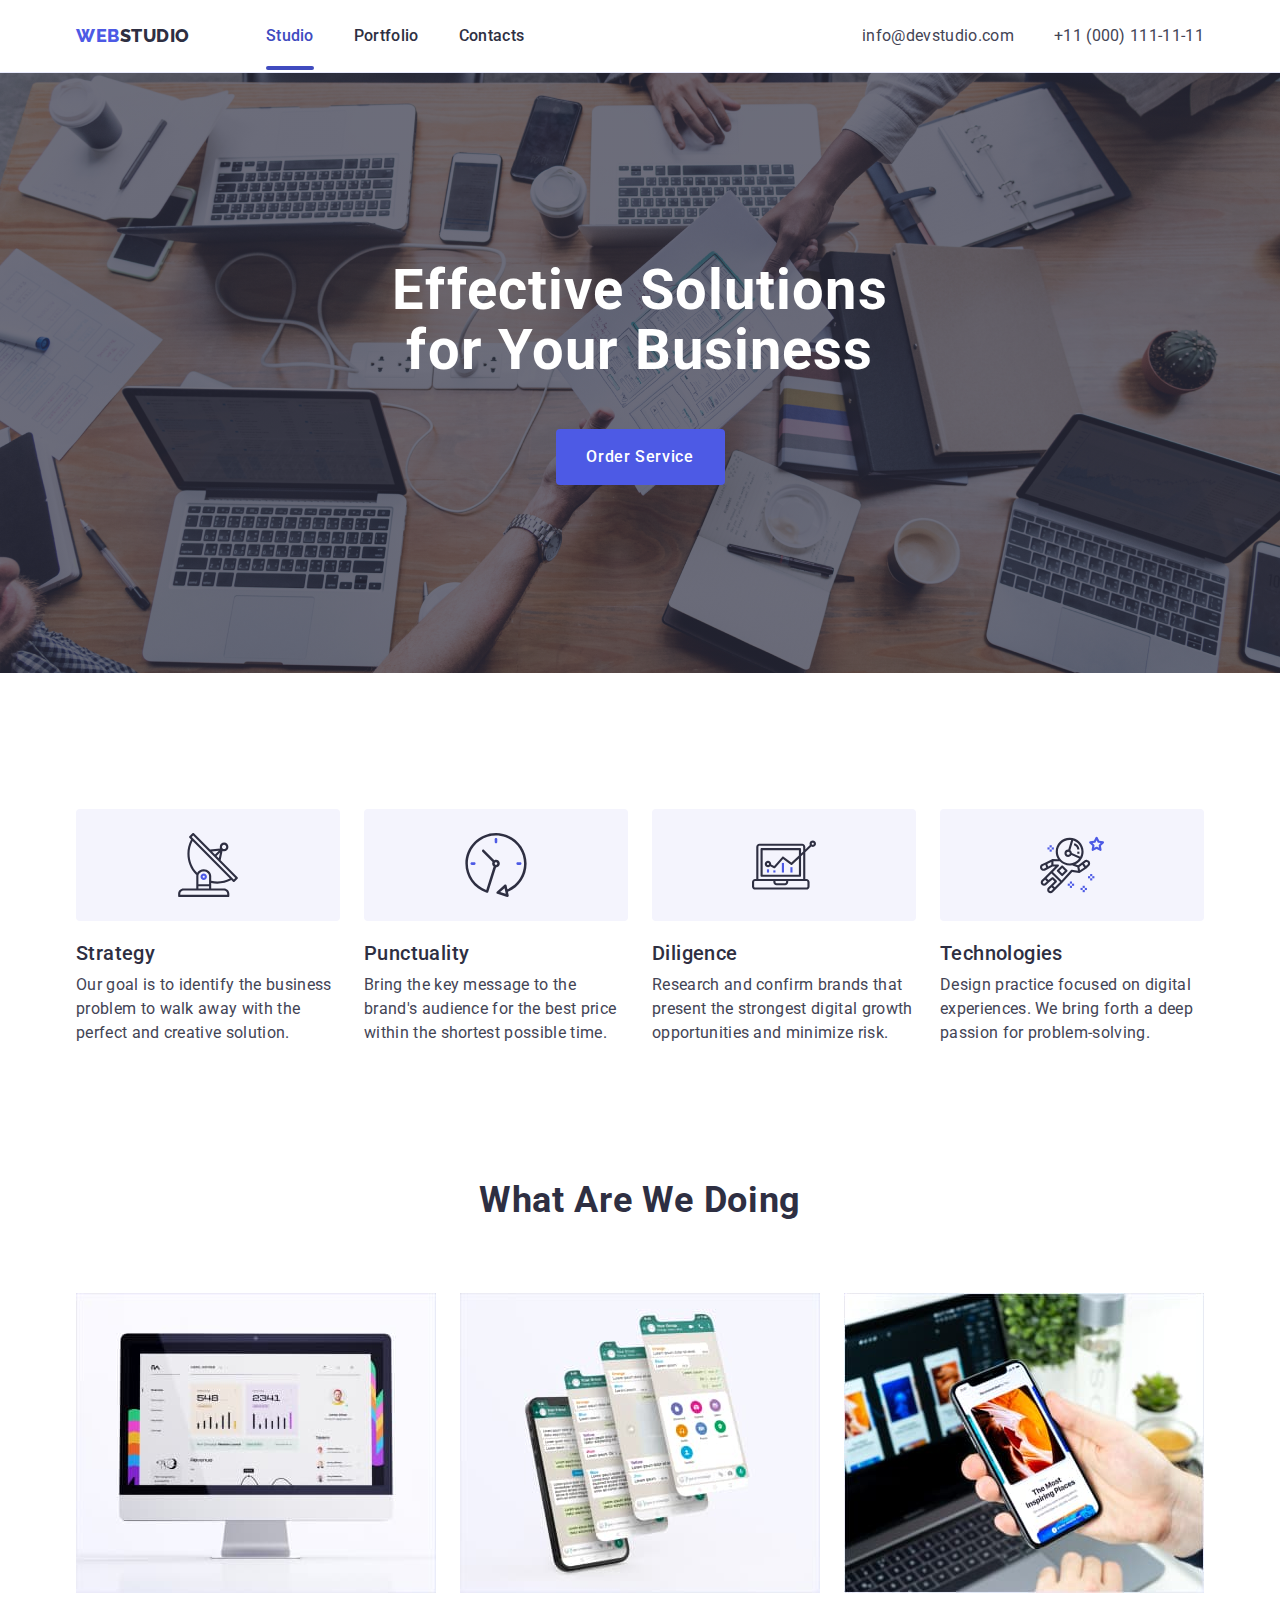
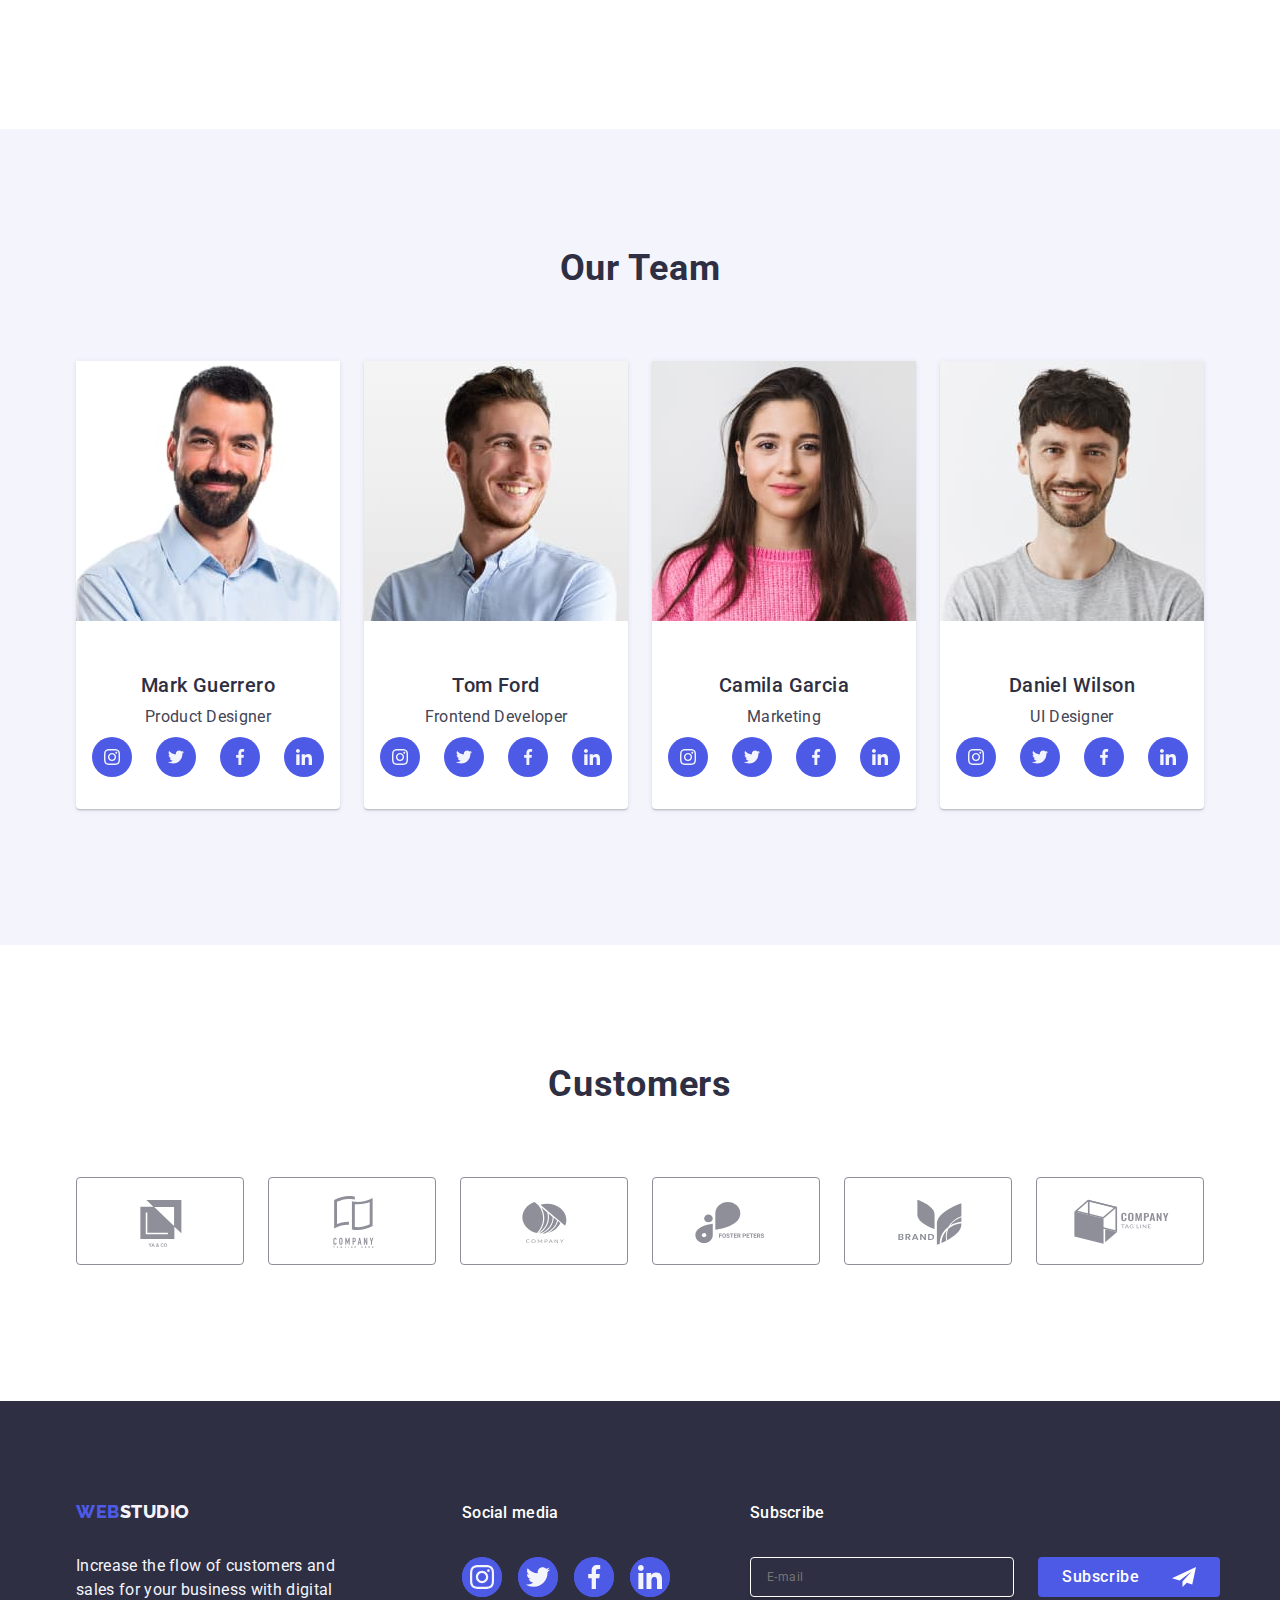
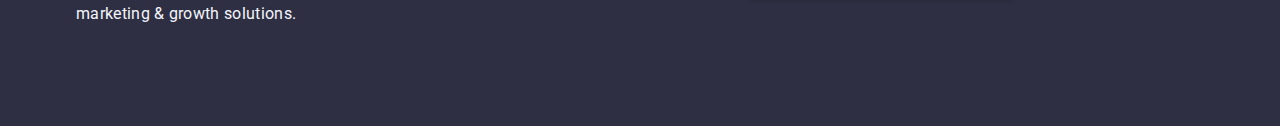
<file: index.html>
<!DOCTYPE html>
<html lang="en">
  <head>
    <meta charset="UTF-8" />
    <meta name="viewport" content="width=device-width, initial-scale=1.0" />
    <title>WebStudio</title>

    <link rel="preconnect" href="https://fonts.googleapis.com" />
    <link rel="preconnect" href="https://fonts.gstatic.com" crossorigin />
    <link
      href="https://fonts.googleapis.com/css2?family=Raleway:wght@800&family=Roboto:wght@400;500;700;900&display=swap"
      rel="stylesheet"
    />

    <link
    href=https://cdnjs.cloudflare.com/ajax/libs/modern-normalize/2.0.0/modern-normalize.min.css
    rel="stylesheet" />

    <link rel="stylesheet" href="./css/style.css" />
  </head>
  <body>
    <!--Hero section-->
    <header class="header-container">
      <!--Logo-->
      <div class="header-section container">
        <nav class="nav-elements">
          <a class="logo link" href="./index.html"
            >Web<span class="second-logo-part">Studio</span></a
          >
          <ul class="menu">
            <li class="list-items">
              <a class="nav-link nav-link-active link" href="./index.html"
                >Studio</a
              >
            </li>
            <li class="list-items">
              <a class="nav-link link" href="./portfolio.html">Portfolio</a>
            </li>
            <li class="list-items">
              <a class="nav-link link" href="">Contacts</a>
            </li>
          </ul>
        </nav>
        <!--Contacts-->
        <address class="contacts-section">
          <ul class="menu">
            <li class="list-items">
              <a class="address-link link" href="mailto:info@devstudio.com"
                >info@devstudio.com</a
              >
            </li>
            <li class="list-items">
              <a class="address-link link" href="tel:+110001111111"
                >+11 (000) 111-11-11</a
              >
            </li>
          </ul>
        </address>
      </div>
    </header>
    <main>
      <!--Title-->
      <section class="first-section">
        <div class="container">
          <h1 class="hero-content">Effective Solutions for Your Business</h1>
          <button class="btn-blue" type="button" data-modal-open>
            Order Service
          </button>
        </div>
      </section>
      <!--Bussiness abilities-->
      <section class="second-section">
        <div class="container">
          <h2 class="visually-hidden">Strategy</h2>
          <ul class="list">
            <li class="list-elements">
              <div class="icons-svg">
                <svg class="icon-svg" width="64" height="64">
                  <use href="./images/icons.svg#antenna" />
                </svg>
              </div>
              <h3 class="second-section-titles">Strategy</h3>
              <p class="second-section-paragraph">
                Our goal is to identify the business problem to walk away with
                the perfect and creative solution.
              </p>
            </li>
            <li class="list-elements">
              <div class="icons-svg">
                <svg class="icon-svg" width="64" height="64">
                  <use href="./images/icons.svg#clock" />
                </svg>
              </div>
              <h3 class="second-section-titles">Punctuality</h3>
              <p class="second-section-paragraph">
                Bring the key message to the brand's audience for the best price
                within the shortest possible time.
              </p>
            </li>
            <li class="list-elements">
              <div class="icons-svg">
                <svg class="icon-svg" width="64" height="64">
                  <use href="./images/icons.svg#diagram" />
                </svg>
              </div>
              <h3 class="second-section-titles">Diligence</h3>
              <p class="second-section-paragraph">
                Research and confirm brands that present the strongest digital
                growth opportunities and minimize risk.
              </p>
            </li>
            <li class="list-elements">
              <div class="icons-svg">
                <svg class="icon-svg" width="64" height="64">
                  <use href="./images/icons.svg#astronaut" />
                </svg>
              </div>
              <h3 class="second-section-titles">Technologies</h3>
              <p class="second-section-paragraph">
                Design practice focused on digital experiences. We bring forth a
                deep passion for problem-solving.
              </p>
            </li>
          </ul>
        </div>
      </section>
      <!--Work description-->
      <section class="third-section">
        <div class="container">
          <h2 class="titles">What are we doing</h2>
          <ul class="list">
            <li class="third-section-images">
              <a class="link" href="www.">
                <img
                  src="./images/computerscreen.jpg"
                  alt="computerscreen"
                  width="360"
                />
              </a>
            </li>
            <li class="third-section-images">
              <a class="link" href="www.">
                <img src="./images/phoneapp.jpg" alt="phoneapp" width="360" />
              </a>
            </li>
            <li class="third-section-images">
              <a class="link" href="www.">
                <img
                  src="./images/phonescreen.jpg"
                  alt="phonescreen"
                  width="360"
                />
              </a>
            </li>
          </ul>
        </div>
      </section>
      <!--Team details-->
      <section class="forth-section">
        <div class="container">
          <h2 class="titles">Our Team</h2>
          <ul class="list">
            <li class="forth-section-images">
              <img
                src="./images/markguerrero.jpg"
                alt="Mark Guerrero"
                width="264"
              />
              <div class="team-details">
                <h3 class="subtitles">Mark Guerrero</h3>
                <p class="paragraph-subtitles">Product Designer</p>
                <ul class="team-social-media-list">
                  <li class="team-social-media-icon">
                    <a class="social-media-links" href="">
                      <svg class="social-media-icon" width="16" height="16">
                        <use href="./images/icons.svg#instagram" />
                      </svg>
                    </a>
                  </li>
                  <li class="team-social-media-icon">
                    <a class="social-media-links" href="">
                      <svg class="social-media-icon" width="16" height="16">
                        <use href="./images/icons.svg#twitter" />
                      </svg>
                    </a>
                  </li>
                  <li class="team-social-media-icon">
                    <a class="social-media-links" href="">
                      <svg class="social-media-icon" width="16" height="16">
                        <use href="./images/icons.svg#facebook" />
                      </svg>
                    </a>
                  </li>
                  <li class="team-social-media-icon">
                    <a class="social-media-links" href="">
                      <svg class="social-media-icon" width="16" height="16">
                        <use href="./images/icons.svg#linkedin" />
                      </svg>
                    </a>
                  </li>
                </ul>
              </div>
              <a class="link" href="www."> </a>
            </li>
            <li class="forth-section-images">
              <img src="./images/tomford.jpg" alt="Tom Ford" width="264" />
              <div class="team-details">
                <h3 class="subtitles">Tom Ford</h3>
                <p class="paragraph-subtitles">Frontend Developer</p>
                <ul class="team-social-media-list">
                  <li class="team-social-media-icon">
                    <a class="social-media-links" href="">
                      <svg class="social-media-icon" width="16" height="16">
                        <use href="./images/icons.svg#instagram" />
                      </svg>
                    </a>
                  </li>
                  <li class="team-social-media-icon">
                    <a class="social-media-links" href="">
                      <svg class="social-media-icon" width="16" height="16">
                        <use href="./images/icons.svg#twitter" />
                      </svg>
                    </a>
                  </li>
                  <li class="team-social-media-icon">
                    <a class="social-media-links" href="">
                      <svg class="social-media-icon" width="16" height="16">
                        <use href="./images/icons.svg#facebook" />
                      </svg>
                    </a>
                  </li>
                  <li class="team-social-media-icon">
                    <a class="social-media-links" href="">
                      <svg class="social-media-icon" width="16" height="16">
                        <use href="./images/icons.svg#linkedin" />
                      </svg>
                    </a>
                  </li>
                </ul>
              </div>
              <a class="link" href="www."> </a>
            </li>
            <li class="forth-section-images">
              <img
                src="./images/camilagarcia.jpg"
                alt="Camila Garcia"
                width="264"
              />
              <div class="team-details">
                <h3 class="subtitles">Camila Garcia</h3>
                <p class="paragraph-subtitles">Marketing</p>
                <ul class="team-social-media-list">
                  <li class="team-social-media-icon">
                    <a class="social-media-links" href="">
                      <svg class="social-media-icon" width="16" height="16">
                        <use href="./images/icons.svg#instagram" />
                      </svg>
                    </a>
                  </li>
                  <li class="team-social-media-icon">
                    <a class="social-media-links" href="">
                      <svg class="social-media-icon" width="16" height="16">
                        <use href="./images/icons.svg#twitter" />
                      </svg>
                    </a>
                  </li>
                  <li class="team-social-media-icon">
                    <a class="social-media-links" href="">
                      <svg class="social-media-icon" width="16" height="16">
                        <use href="./images/icons.svg#facebook" />
                      </svg>
                    </a>
                  </li>
                  <li class="team-social-media-icon">
                    <a class="social-media-links" href="">
                      <svg class="social-media-icon" width="16" height="16">
                        <use href="./images/icons.svg#linkedin" />
                      </svg>
                    </a>
                  </li>
                </ul>
              </div>
              <a class="link" href="www."> </a>
            </li>
            <li class="forth-section-images">
              <img
                src="./images/danielwilson.jpg"
                alt="Daniel Wilson"
                width="264"
              />
              <div class="team-details">
                <h3 class="subtitles">Daniel Wilson</h3>
                <p class="paragraph-subtitles">UI Designer</p>
                <ul class="team-social-media-list">
                  <li class="team-social-media-icon">
                    <a class="social-media-links" href="">
                      <svg class="social-media-icon" width="16" height="16">
                        <use href="./images/icons.svg#instagram" />
                      </svg>
                    </a>
                  </li>
                  <li class="team-social-media-icon">
                    <a class="social-media-links" href="">
                      <svg class="social-media-icon" width="16" height="16">
                        <use href="./images/icons.svg#twitter" />
                      </svg>
                    </a>
                  </li>
                  <li class="team-social-media-icon">
                    <a class="social-media-links" href="">
                      <svg class="social-media-icon" width="16" height="16">
                        <use href="./images/icons.svg#facebook" />
                      </svg>
                    </a>
                  </li>
                  <li class="team-social-media-icon">
                    <a class="social-media-links" href="">
                      <svg class="social-media-icon" width="16" height="16">
                        <use href="./images/icons.svg#linkedin" />
                      </svg>
                    </a>
                  </li>
                </ul>
              </div>
              <a class="link" href="www."> </a>
            </li>
          </ul>
        </div>
      </section>
      <section class="fifth-section">
        <div class="container">
          <h2 class="titles">Customers</h2>
          <ul class="customers-content">
            <li class="customers-element">
              <a href="" class="customers-link">
                <svg class="customers-icon" width="104" height="56">
                  <use href="./images/icons.svg#customers-logo-one" />
                </svg>
              </a>
            </li>
            <li class="customers-element">
              <a href="" class="customers-link">
                <svg class="customers-icon" width="104" height="56">
                  <use href="./images/icons.svg#customers-logo-two" />
                </svg>
              </a>
            </li>
            <li class="customers-element">
              <a href="" class="customers-link">
                <svg class="customers-icon" width="104" height="56">
                  <use href="./images/icons.svg#customers-logo-three" />
                </svg>
              </a>
            </li>
            <li class="customers-element">
              <a href="" class="customers-link">
                <svg class="customers-icon" width="104" height="56">
                  <use href="./images/icons.svg#customers-logo-four" />
                </svg>
              </a>
            </li>
            <li class="customers-element">
              <a href="" class="customers-link">
                <svg class="customers-icon" width="104" height="56">
                  <use href="./images/icons.svg#customers-logo-five" />
                </svg>
              </a>
            </li>
            <li class="customers-element">
              <a href="" class="customers-link">
                <svg class="customers-icon" width="104" height="56">
                  <use href="./images/icons.svg#customers-logo-six" />
                </svg>
              </a>
            </li>
          </ul>
        </div>
      </section>
    </main>
    <!--Contacts-->
    <footer class="footer-section">
      <div class="footer-container container">
        <div class="first-part">
          <a class="footer-logo logo link" href="./index.html"
            >Web<span class="footer-logo">Studio</span></a
          >
          <p class="promote-site">
            Increase the flow of customers and sales for your business with
            digital marketing & growth solutions.
          </p>
        </div>
        <div class="footer-social-media">
          <p class="footer-paragraph">Social media</p>
          <ul class="footer-social-media-list">
            <li class="footer-social-media-icon">
              <a class="footer-social-media-links" href="">
                <svg class="footer-icon" width="24" height="24">
                  <use href="./images/icons.svg#instagram" />
                </svg>
              </a>
            </li>
            <li class="footer-social-media-icon">
              <a class="footer-social-media-links" href="">
                <svg class="footer-icon" width="24" height="24">
                  <use href="./images/icons.svg#twitter" />
                </svg>
              </a>
            </li>
            <li class="footer-social-media-icon">
              <a class="footer-social-media-links" href="">
                <svg class="footer-icon" width="24" height="24">
                  <use href="./images/icons.svg#facebook" />
                </svg>
              </a>
            </li>
            <li class="footer-social-media-icon">
              <a class="footer-social-media-links" href="">
                <svg class="footer-icon" width="24" height="24">
                  <use href="./images/icons.svg#linkedin" />
                </svg>
              </a>
            </li>
          </ul>
        </div>
        <div class="second-part">
          <p class="footer-paragraph">Subscribe</p>
          <form class="footer-form">
            <label class="footer-label">
              <input
                name="email"
                class="footer-label-content"
                type="email"
                placeholder="E-mail"
              />
            </label>
            <button class="footer-button" type="submit">
              Subscribe
              <svg class="subscribe-icon" width="24" height="24">
                <use href="./images/icons.svg#frame" />
              </svg>
            </button>
          </form>
        </div>
      </div>
    </footer>
    <div class="modal is-hidden" data-modal>
      <div class="modal-page">
        <button class="modal-button" type="button" data-modal-close>
          <svg class="modal-svg" width="8" height="8">
            <use href="./images/icons.svg#close-button" />
          </svg>
        </button>
        <p class="modal-paragraph">
          Leave your contacts and we will call you back
        </p>
        <form>
          <div class="modal-content">
            <label class="modal-labels" for="user-name">Name</label>
            <div class="modal-labels-content">
              <input
                class="modal-containers"
                id="user-name"
                type="text"
                name="user-name"
              />
              <svg class="modal-labels-svg" width="18" height="24">
                <use href="./images/icons.svg#person-black" />
              </svg>
            </div>
          </div>
          <div class="modal-content">
            <label class="modal-labels" for="user-name">Phone</label>
            <div class="modal-labels-content">
              <input
                class="modal-containers"
                id="user-phone"
                type="text"
                name="user-name"
              />
              <svg class="modal-labels-svg" width="18" height="24">
                <use href="./images/icons.svg#phone-black" />
              </svg>
            </div>
          </div>
          <div class="modal-content">
            <label class="modal-labels" for="user-name">Email</label>
            <div class="modal-labels-content">
              <input
                class="modal-containers"
                id="user-email"
                type="text"
                name="user-name"
              />
              <svg class="modal-labels-svg" width="18" height="24">
                <use href="./images/icons.svg#email-black" />
              </svg>
            </div>
          </div>
          <div class="modal-comment">
            <label class="modal-labels" for="user-comment">Comment</label>
            <textarea
              class="comment-section"
              id="user-comment"
              name="user-comment"
              placeholder="Text input"
            ></textarea>
          </div>
          <div class="checkbox">
            <input
              class="checkbox-input visually-hidden"
              id="user-privacy"
              type="checkbox"
              value="true"
              name="user-privacy"
            />
            <label class="checkbox-label" for="user-privacy">
              <span class="checkbox-span">
                <svg class="checkbox-svg" width="10" height="8">
                  <use href="./images/icons.svg#check"></use>
                </svg>
              </span>
              I accept the terms and conditions of the
              <a href="" class="checkbox-link">Privacy Policy</a>
            </label>
          </div>
          <button class="btn-blue" type="submit">Send</button>
        </form>
      </div>
    </div>
    <script src="./js/modal.js"></script>
  </body>
</html>
</file>
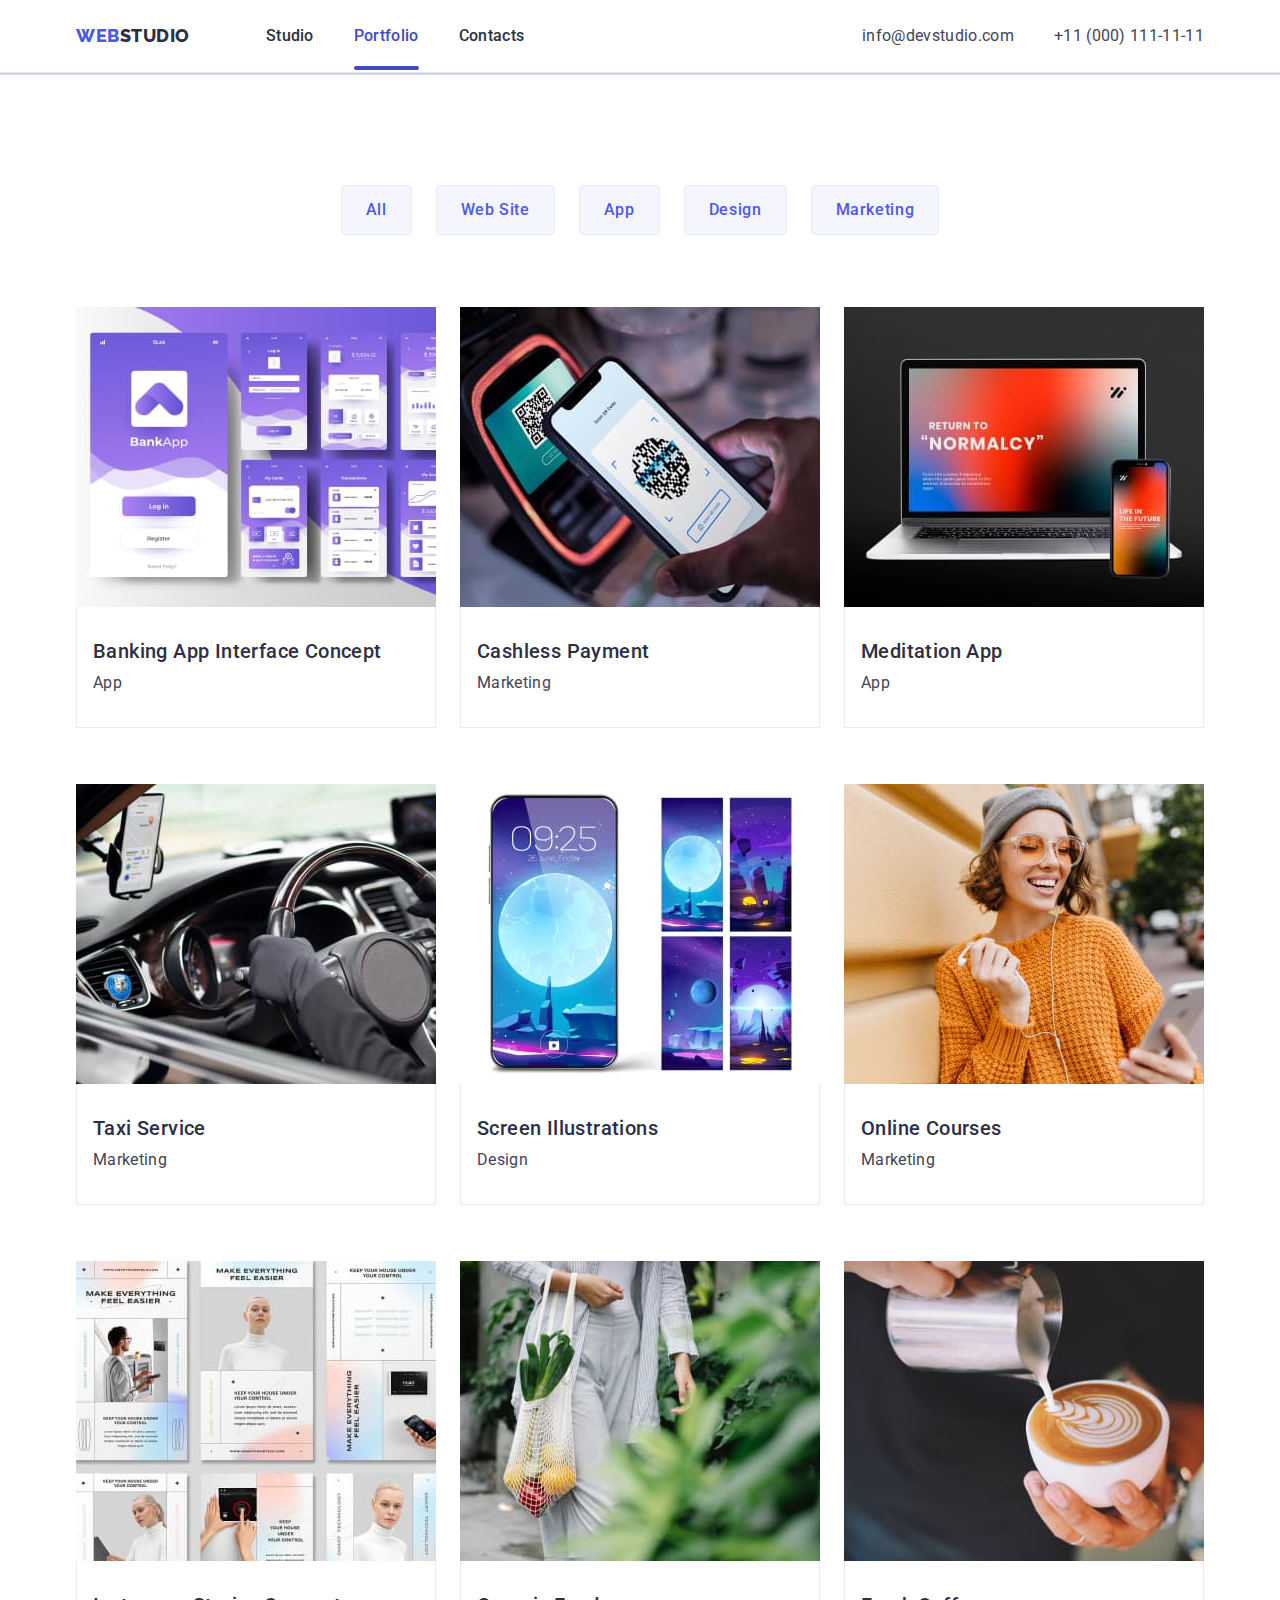
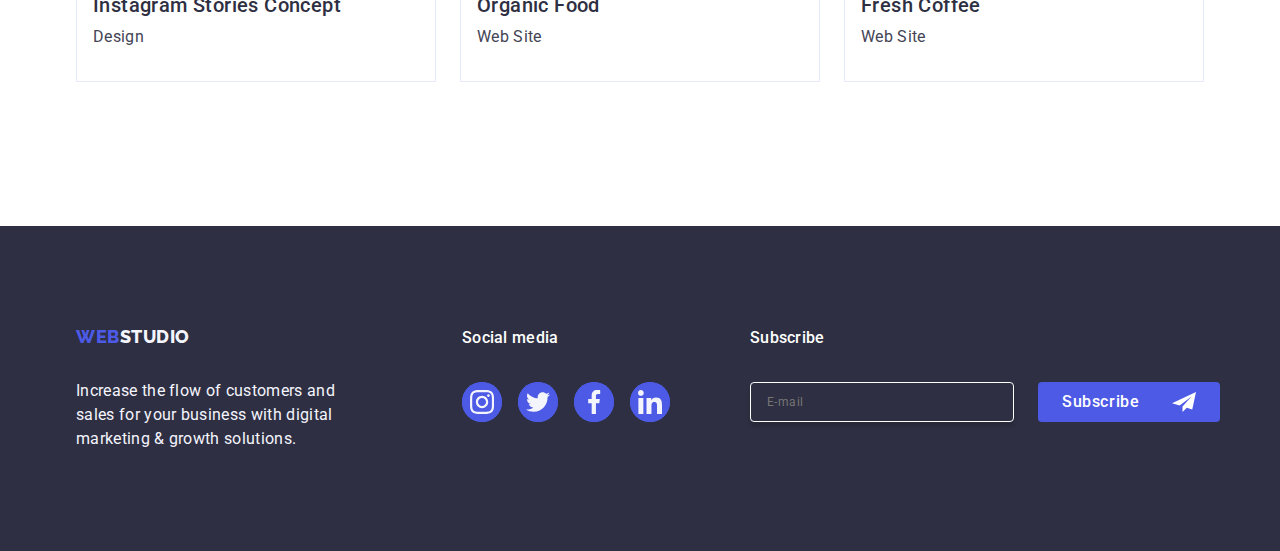
<file: portfolio.html>
<!DOCTYPE html>
<html lang="en">
  <head>
    <meta charset="UTF-8" />
    <meta name="viewport" content="width=device-width, initial-scale=1.0" />
    <title>WebStudio</title>

    <link rel="preconnect" href="https://fonts.googleapis.com" />
    <link rel="preconnect" href="https://fonts.gstatic.com" crossorigin />
    <link
      href="https://fonts.googleapis.com/css2?family=Raleway:wght@800&family=Roboto:wght@400;500;700;900&display=swap"
      rel="stylesheet"
    />

    <link
    href=https://cdnjs.cloudflare.com/ajax/libs/modern-normalize/2.0.0/modern-normalize.min.css
    rel="stylesheet" />

    <link rel="stylesheet" href="./css/style.css" />
  </head>
  <body>
    <!--Hero section-->
    <header class="header-container">
      <!--Logo-->
      <div class="header-section container">
        <nav class="nav-elements">
          <a class="logo link" href="./index.html"
            >Web<span class="second-logo-part">Studio</span></a
          >
          <ul class="menu">
            <li class="list-items">
              <a class="nav-link link" href="./index.html">Studio</a>
            </li>
            <li class="list-items">
              <a class="nav-link nav-link-active link" href="./portfolio.html"
                >Portfolio</a
              >
            </li>
            <li class="list-items">
              <a class="nav-link link" href="">Contacts</a>
            </li>
          </ul>
        </nav>
        <!--Contacts-->
        <address class="contacts-section">
          <ul class="menu">
            <li class="list-items">
              <a class="address-link link" href="mailto:info@devstudio.com"
                >info@devstudio.com</a
              >
            </li>
            <li class="list-items">
              <a class="address-link link" href="tel:+110001111111"
                >+11 (000) 111-11-11</a
              >
            </li>
          </ul>
        </address>
      </div>
    </header>
    <main>
      <!--Navigation buttons-->
      <section class="portfolio-section">
        <div class="container">
          <h1 class="visually-hidden">What are we doing</h1>
          <ul class="portfolio-list-buttons">
            <li>
              <button class="portfolio-buttons" type="button">All</button>
            </li>
            <li>
              <button class="portfolio-buttons" type="button">Web Site</button>
            </li>
            <li>
              <button class="portfolio-buttons" type="button">App</button>
            </li>
            <li>
              <button class="portfolio-buttons" type="button">Design</button>
            </li>
            <li>
              <button class="portfolio-buttons" type="button">Marketing</button>
            </li>
          </ul>
          <!--Apps images-->
          <ul class="portfolio-list">
            <li class="portfolio-content">
              <a class="portfolio-links" href="www.">
                <div class="portfolio-card">
                  <img
                    src="./images/onlinebanking.jpg"
                    alt="bankingapp"
                    width="360"
                  />
                  <p class="portfolio-paragraph">
                    14 Stylish and User-Friendly App Design Concepts · Task
                    Manager App · Calorie Tracker App · Exotic Fruit Ecommerce
                    App · Cloud Storage App
                  </p>
                </div>
                <div class="portfolio-container">
                  <h2 class="portfolio-subtitles">
                    Banking App Interface Concept
                  </h2>
                  <p class="portfolio-paragraph-two">App</p>
                </div>
              </a>
            </li>
            <li class="portfolio-content">
              <a class="portfolio-links" href="www.">
                <div class="portfolio-card">
                  <img
                    src="./images/cardpayment.jpg"
                    alt="bankingapp"
                    width="360"
                  />
                  <p class="portfolio-paragraph">
                    14 Stylish and User-Friendly App Design Concepts · Task
                    Manager App · Calorie Tracker App · Exotic Fruit Ecommerce
                    App · Cloud Storage App
                  </p>
                </div>
                <div class="portfolio-container">
                  <h2 class="portfolio-subtitles">Cashless Payment</h2>
                  <p class="portfolio-paragraph-two">Marketing</p>
                </div>
              </a>
            </li>
            <li class="portfolio-content">
              <a class="portfolio-links" href="www.">
                <div class="portfolio-card">
                  <img
                    src="./images/computerapp.jpg"
                    alt="meditationapp"
                    width="360"
                  />
                  <p class="portfolio-paragraph">
                    14 Stylish and User-Friendly App Design Concepts · Task
                    Manager App · Calorie Tracker App · Exotic Fruit Ecommerce
                    App · Cloud Storage App
                  </p>
                </div>
                <div class="portfolio-container">
                  <h2 class="portfolio-subtitles">Meditation App</h2>
                  <p class="portfolio-paragraph-two">App</p>
                </div>
              </a>
            </li>
            <li class="portfolio-content">
              <a class="portfolio-links" href="www.">
                <div class="portfolio-card">
                  <img
                    src="./images/dropoffservice.jpg"
                    alt="driverjob"
                    width="360"
                  />
                  <p class="portfolio-paragraph">
                    14 Stylish and User-Friendly App Design Concepts · Task
                    Manager App · Calorie Tracker App · Exotic Fruit Ecommerce
                    App · Cloud Storage App
                  </p>
                </div>
                <div class="portfolio-container">
                  <h2 class="portfolio-subtitles">Taxi Service</h2>
                  <p class="portfolio-paragraph-two">Marketing</p>
                </div>
              </a>
            </li>
            <li class="portfolio-content">
              <a class="portfolio-links" href="www.">
                <div class="portfolio-card">
                  <img
                    src="./images/phonewallpapers.jpg"
                    alt="honeimages"
                    width="360"
                  />
                  <p class="portfolio-paragraph">
                    14 Stylish and User-Friendly App Design Concepts · Task
                    Manager App · Calorie Tracker App · Exotic Fruit Ecommerce
                    App · Cloud Storage App
                  </p>
                </div>
                <div class="portfolio-container">
                  <h2 class="portfolio-subtitles">Screen Illustrations</h2>
                  <p class="portfolio-paragraph-two">Design</p>
                </div>
              </a>
            </li>
            <li class="portfolio-content">
              <a class="portfolio-links" href="www.">
                <div class="portfolio-card">
                  <img
                    src="./images/onlinecourses.jpg"
                    alt="onlinelearning"
                    width="360"
                  />
                  <p class="portfolio-paragraph">
                    14 Stylish and User-Friendly App Design Concepts · Task
                    Manager App · Calorie Tracker App · Exotic Fruit Ecommerce
                    App · Cloud Storage App
                  </p>
                </div>
                <div class="portfolio-container">
                  <h2 class="portfolio-subtitles">Online Courses</h2>
                  <p class="portfolio-paragraph-two">Marketing</p>
                </div>
              </a>
            </li>
            <li class="portfolio-content">
              <a class="portfolio-links" href="www.">
                <div class="portfolio-card">
                  <img
                    src="./images/instagramideas.jpg"
                    alt="socialmediacontent"
                    width="360"
                  />
                  <p class="portfolio-paragraph">
                    14 Stylish and User-Friendly App Design Concepts · Task
                    Manager App · Calorie Tracker App · Exotic Fruit Ecommerce
                    App · Cloud Storage App
                  </p>
                </div>
                <div class="portfolio-container">
                  <h2 class="portfolio-subtitles">Instagram Stories Concept</h2>
                  <p class="portfolio-paragraph-two">Design</p>
                </div>
              </a>
            </li>
            <li class="portfolio-content">
              <a class="portfolio-links" href="www.">
                <div class="portfolio-card">
                  <img
                    src="./images/organicfood.jpg"
                    alt="healthyfood"
                    width="360"
                  />
                  <p class="portfolio-paragraph">
                    14 Stylish and User-Friendly App Design Concepts · Task
                    Manager App · Calorie Tracker App · Exotic Fruit Ecommerce
                    App · Cloud Storage App
                  </p>
                </div>
                <div class="portfolio-container">
                  <h2 class="portfolio-subtitles">Organic Food</h2>
                  <p class="portfolio-paragraph-two">Web Site</p>
                </div>
              </a>
            </li>
            <li class="portfolio-content">
              <a class="portfolio-links" href="www.">
                <div class="portfolio-card">
                  <img
                    src="./images/barista.jpg"
                    alt="pouringcoffe"
                    width="360"
                  />
                  <p class="portfolio-paragraph">
                    14 Stylish and User-Friendly App Design Concepts · Task
                    Manager App · Calorie Tracker App · Exotic Fruit Ecommerce
                    App · Cloud Storage App
                  </p>
                </div>
                <div class="portfolio-container">
                  <h2 class="portfolio-subtitles">Fresh Coffee</h2>
                  <p class="portfolio-paragraph-two">Web Site</p>
                  <p></p>
                </div>
              </a>
            </li>
          </ul>
        </div>
      </section>
    </main>
    <!--Contacts-->
    <footer class="footer-section">
      <div class="footer-container container">
        <div class="first-part">
          <a class="footer-logo logo link" href="./index.html"
            >Web<span class="footer-logo">Studio</span></a
          >
          <p class="promote-site">
            Increase the flow of customers and sales for your business with
            digital marketing & growth solutions.
          </p>
        </div>
        <div class="footer-social-media">
          <p class="footer-paragraph">Social media</p>
          <ul class="footer-social-media-list">
            <li class="footer-social-media-icon">
              <a class="footer-social-media-links" href="">
                <svg class="footer-icon" width="24" height="24">
                  <use href="./images/icons.svg#instagram" />
                </svg>
              </a>
            </li>
            <li class="footer-social-media-icon">
              <a class="footer-social-media-links" href="">
                <svg class="footer-icon" width="24" height="24">
                  <use href="./images/icons.svg#twitter" />
                </svg>
              </a>
            </li>
            <li class="footer-social-media-icon">
              <a class="footer-social-media-links" href="">
                <svg class="footer-icon" width="24" height="24">
                  <use href="./images/icons.svg#facebook" />
                </svg>
              </a>
            </li>
            <li class="footer-social-media-icon">
              <a class="footer-social-media-links" href="">
                <svg class="footer-icon" width="24" height="24">
                  <use href="./images/icons.svg#linkedin" />
                </svg>
              </a>
            </li>
          </ul>
        </div>
        <div class="second-part">
          <p class="footer-paragraph">Subscribe</p>
          <form class="footer-form">
            <label class="footer-label">
              <input
                name="email"
                class="footer-label-content"
                type="email"
                placeholder="E-mail"
              />
            </label>
            <button class="footer-button" type="submit">
              Subscribe
              <svg class="subscribe-icon" width="24" height="24">
                <use href="./images/icons.svg#frame" />
              </svg>
            </button>
          </form>
        </div>
      </div>
    </footer>
  </body>
</html>
</file>
<file: css/style.css>
*,
*::before,
*::after {
  box-sizing: border-box;
}

:root {
  --body-font-family: "Roboto", sans-serif;
  --logo-font-family: "Raleway", sans-serif;
  --color: var(--IRIS, #4d5ae5);
  --background-color: var(--IRIS, #4d5ae5);
  --border-color: var(--OCEAN, #404bbf);
}

/* Global Style */
body {
  font-family: var(--body-font-family);
  color: #434455;
  background-color: #ffffff;
}

h2 {
  margin: 0;
}

p {
  margin: 0;
}

img {
  display: block;
}

div {
  display: block;
}

ul {
  padding: 0%;
}

/* Classes */
.modal {
  top: 0;
  left: 0;
  width: 100%;
  height: 100%;
  background-color: rgba(46, 47, 66, 0.4);
  position: fixed;
  transition: opacity 250ms cubic-bezier(0.4, 0, 0.2, 1),
    visibility 250ms cubic-bezier(0.4, 0, 0.2, 1);
}

.is-hidden {
  visibility: hidden;
  opacity: 0;
  pointer-events: none;
}

.modal-page {
  position: absolute;
  top: 50%;
  left: 50%;
  transform: translate(-50%, -50%) scale(1);
  width: 408px;
  min-height: 584px;
  background: #fcfcfc;
  box-shadow: 0px 1px 1px rgba(0, 0, 0, 0.14), 0px 1px 3px rgba(0, 0, 0, 0.12),
    0px 2px 1px rgba(0, 0, 0, 0.2);
  border-radius: 4px;
  transition: transform 250ms cubic-bezier(0.4, 0, 0.2, 1);
  padding: 72px 24px 24px 24px;
}

.modal-paragraph {
  color: var(--NAVY-BLUE, #2e2f42);
  text-align: center;
  font-size: 16px;
  font-style: normal;
  font-weight: 500;
  line-height: 24px;
  letter-spacing: 0.02em;
  margin-bottom: 16px;
}

.modal-content {
  margin-bottom: 8px;
}

.modal-labels {
  color: var(--LIGHT-SLATE, #8e8f99);
  font-size: 12px;
  font-style: normal;
  font-weight: 400;
  line-height: 1.17;
  letter-spacing: 0.04em;
  margin-bottom: 4px;
  display: block;
}

.modal-labels-content {
  position: relative;
  margin-bottom: 8px;
}

.modal-containers {
  width: 100%;
  height: 40px;
  border-radius: 4px;
  border: 1px solid var(--NAVY-BLUE-modal, rgba(46, 47, 66, 0.4));
  background-color: transparent;
  padding-left: 38px;
  outline: transparent;
  transition: border-color 250ms cubic-bezier(0.4, 0, 0.2, 1);
}

.modal-containers:focus {
  border-color: #4d5ae5;
}

.modal-labels-svg {
  color: #2e2f42;
  position: absolute;
  left: 16px;
  top: 50%;
  transform: translateY(-50%);
  transition: fill 250ms cubic-bezier(0.4, 0, 0.2, 1);
}

#user-name:focus + .modal-labels-svg {
  fill: #4d5ae5;
}

#user-phone:focus + .modal-labels-svg {
  fill: #4d5ae5;
}

#user-email:focus + .modal-labels-svg {
  fill: #4d5ae5;
}

.modal-comment {
  margin-bottom: 16px;
}

.comment-section {
  width: 100%;
  height: 120px;
  font-size: 12px;
  line-height: 1.17;
  letter-spacing: 0.04em;
  color: rgba(46, 47, 66, 0.4);
  border: 1px solid rgba(46, 47, 66, 0.4);
  border-radius: 4px;
  background-color: transparent;
  padding: 8px 16px;
  outline: transparent;
  resize: none;
  transition: border-color 250ms cubic-bezier(0.4, 0, 0.2, 1);
}

.comment-section:focus {
  border-color: #4d5ae5;
}

.checkbox {
  margin-bottom: 24px;
}

.checkbox-label {
  display: block;
  color: var(--LIGHT-SLATE, #8e8f99);
  font-size: 12px;
  font-style: normal;
  font-weight: 400;
  line-height: 1.17;
  letter-spacing: 0.04em;
}

.checkbox-span {
  width: 16px;
  height: 16px;
  border: 1px solid rgba(46, 47, 66, 0.4);
  border-radius: 2px;
  transition: background-color 250ms cubic-bezier(0.4, 0, 0.2, 1),
    border 250ms cubic-bezier(0.4, 0, 0.2, 1),
    fill 250ms cubic-bezier(0.4, 0, 0.2, 1);
  display: inline-flex;
  align-items: center;
  justify-content: center;
  fill: transparent;
}

#user-privacy:checked + .checkbox-label .checkbox-span {
  background-color: #404bbf;
  border: none;
  fill: #f4f4fd;
}

.checkbox-input + .checkbox-label .checkbox-span {
  outline: 1px solid #404bbf;
}

.checkbox-link {
  color: #4d5ae5;
}

.modal-button {
  width: 24px;
  height: 24px;
  top: 24px;
  right: 24px;
  border-radius: 50%;
  cursor: pointer;
  position: absolute;
  display: flex;
  align-items: center;
  justify-content: center;
  background-color: #e7e9fc;
  padding: 0;
  transition: background-color 250ms cubic-bezier(0.4, 0, 0.2, 1),
    border 250ms cubic-bezier(0.4, 0, 0.2, 1);
  border: 1px solid rgba(0, 0, 0, 0.1);
}

.modal-button:hover {
  background-color: #404bbf;
  border: none;
  fill: #ffffff;
}

.modal-button:focus {
  background-color: #404bbf;
  border: none;
  fill: #ffffff;
}

.modal-svg {
  transition: fill 250ms cubic-bezier(0.4, 0, 0.2, 1);
}

.container {
  width: 1158px;
  margin: 0 auto;
  padding: 0 15px 0 15px;
}

.header-container {
  border-bottom: 1px solid #e7e9fc;
  box-shadow: 0px 2px 1px rgba(46, 47, 66, 0.08),
    0px 1px 1px rgba(46, 47, 66, 0.16), 0px 1px 6px rgba(46, 47, 66, 0.08);
}

.header-section {
  display: flex;
  justify-content: space-between;
  height: 72px;
}

.nav-elements {
  display: flex;
  align-items: center;
}

.menu {
  list-style: none;
  padding: 0;
  display: flex;
  gap: 40px;
}

.link {
  text-decoration: none;
}

.logo {
  text-transform: uppercase;
  color: #4d5ae5;
  font-size: 18px;
  font-weight: 800;
  line-height: 1.17;
  font-family: var(--logo-font-family);
  letter-spacing: 0.03em;
  margin-right: 76px;
}

.second-logo-part {
  text-transform: uppercase;
  color: #2e2f42;
  font-size: 18px;
  font-weight: 800;
  line-height: 1.17;
  font-family: var(--logo-font-family);
  letter-spacing: 0.03em;
}

.nav-link {
  font-size: 16px;
  font-weight: 500;
  line-height: 150%;
  letter-spacing: 0.02em;
  padding: 24px 0 24px;
  transition: color 250ms cubic-bezier(0.4, 0, 0.2, 1);
  color: #2e2f42;
}

.nav-link:hover,
.nav-link:focus {
  color: #404bbf;
}

.nav-link-active {
  color: #404bbf;
  position: relative;
}

.nav-link-active::after {
  content: "";
  position: absolute;
  left: 0;
  bottom: -1px;
  height: 4px;
  width: 100%;
  background-color: #404bbf;
  border-radius: 2px;
}

.contacts-section {
  font-style: normal;
  display: flex;
  align-items: center;
}

.address-link {
  color: #434455;
  font-size: 16px;
  font-weight: 400;
  line-height: 150%;
  letter-spacing: 0.02em;
  transition: color 250ms cubic-bezier(0.4, 0, 0.2, 1);
}

.address-link:hover,
.address-link:focus {
  color: #404bbf;
}

.first-section {
  background-image: linear-gradient(
      rgba(46, 47, 66, 0.7),
      rgba(46, 47, 66, 0.7)
    ),
    url("../images/people-office.jpg");
  background-repeat: no-repeat;
  background-size: cover;
  background-position: center;
  padding: 188px 0 188px;
  width: 100%;
  height: 600px;
  flex-shrink: 0;
}

.hero-content {
  color: #ffffff;
  text-align: center;
  font-size: 56px;
  line-height: 1.07;
  letter-spacing: 0.02em;
  max-width: 496px;
  margin: 0 auto;
  margin-bottom: 48px;
}

.btn-blue {
  font-family: "Roboto", sans-serif;
  background-color: #4d5ae5;
  transition: background-color 250ms cubic-bezier(0.4, 0, 0.2, 1);
  color: #ffffff;
  font-size: 16px;
  font-weight: 500;
  line-height: 150%;
  letter-spacing: 0.04em;
  cursor: pointer;
  display: block;
  min-width: 169px;
  height: 56px;
  border: none;
  border-radius: 4px;
  margin: 0 auto;
}

.btn-blue:hover,
.btn-blue:focus {
  background-color: #404bbf;
}

.second-section {
  padding: 120px 0 120px;
}

.icons-svg {
  display: flex;
  width: 264px;
  height: 112px;
  flex-shrink: 0;
  border-radius: 4px;
  background: var(--CLOUD, #f4f4fd);
  align-items: center;
  justify-content: center;
  margin-bottom: 8px;
}

.icon-svg {
  display: block;
  margin: auto;
}

.second-section-titles {
  color: #2e2f42;
  font-size: 20px;
  font-weight: 500;
  line-height: 120%;
  letter-spacing: 0.02em;
  justify-content: flex-start;
  margin-bottom: 8px;
}

.second-section-paragraph {
  color: #434455;
  font-size: 16px;
  font-weight: 400;
  letter-spacing: 0.02em;
  line-height: 150%;
}

.visually-hidden {
  position: absolute;
  width: 1px;
  height: 1px;
  margin: 0;
  border: 0;
  padding: 0;
  white-space: nowrap;
  clip-path: inset(0 0 0 0);
  overflow: hidden;
}

.list {
  list-style: none;
  display: flex;
  gap: 24px;
}

.second-list {
  width: 100%;
  min-width: 264px;
}

.third-section {
  padding-bottom: 120px;
}

.third-section-images {
  width: calc((100% - 3 * 16px) / 3);
}

.subtitles {
  color: #2e2f42;
  font-size: 20px;
  font-weight: 500;
  line-height: 120%;
  letter-spacing: 0.02em;
  text-align: center;
  margin-bottom: 8px;
}

.paragraph-subtitles {
  color: #434455;
  font-size: 16px;
  font-weight: 400;
  letter-spacing: 0.02em;
  line-height: 150%;
  text-align: center;
}

.portfolio-section {
  padding-top: 96px;
  padding-bottom: 120px;
}

.portfolio-list-buttons {
  list-style: none;
  display: flex;
  justify-content: center;
  gap: 24px;
  margin-bottom: 72px;
  padding: 0;
}

.portfolio-buttons {
  background-color: #f4f4fd;
  color: #4d5ae5;
  font-size: 16px;
  font-weight: 500;
  line-height: 150%;
  letter-spacing: 0.04em;
  cursor: pointer;
  font-family: "Roboto", sans-serif;
  padding: 12px 24px 12px;
  border-radius: 4px;
  border: 1px solid var(--CORNFLOWER, #e7e9fc);
  background: var(--CLOUD, #f4f4fd);
  transition: color 250ms cubic-bezier(0.4, 0, 0.2, 1),
    background-color 250ms cubic-bezier(0.4, 0, 0.2, 1),
    border-color 250ms cubic-bezier(0.4, 0, 0.2, 1),
    box-shadow 250ms cubic-bezier(0.4, 0, 0.2, 1);
}

.portfolio-buttons:hover,
.portfolio-buttons:focus {
  background-color: #404bbf;
  color: #ffffff;
  border: 1px solid transparent;
  box-shadow: 0px 3px 1px rgba(0, 0, 0, 0.1), 0px 2px 1px rgba(0, 0, 0, 0.08),
    0px 2px 2px rgba(0, 0, 0, 0.12);
}

.portfolio-list {
  list-style: none;
  display: flex;
  flex-wrap: wrap;
  column-gap: 24px;
  row-gap: 48px;
  padding: 0;
}

.portfolio-content {
  flex-basis: calc((100% - 48px) / 3);
}

.portfolio-container {
  padding: 32px 16px;
  border: 1px solid var(--CORNFLOWER, #e7e9fc);
  border-top: none;
  margin-bottom: 8px;
}

.portfolio-subtitles {
  color: #2e2f42;
  font-size: 20px;
  font-weight: 500;
  line-height: 120%;
  letter-spacing: 0.02em;
  text-align: flex-start;
  margin-bottom: 8px;
}

.portfolio-paragraph-two {
  color: #434455;
  font-size: 16px;
  font-weight: 400;
  letter-spacing: 0.02em;
  line-height: 150%;
  text-align: flex-start;
}

.portfolio-card {
  position: relative;
  overflow: hidden;
}

.portfolio-links {
  text-decoration: none;
  display: block;
  transition: box-shadow 250ms cubic-bezier(0.4, 0, 0.2, 1);
}

.portfolio-links:hover {
  box-shadow: 0px 1px 6px rgba(46, 47, 66, 0.08),
    0px 1px 1px rgba(46, 47, 66, 0.16), 0px 2px 1px rgba(46, 47, 66, 0.08);
}
.portfolio-links:focus {
  box-shadow: 0px 1px 6px rgba(46, 47, 66, 0.08),
    0px 1px 1px rgba(46, 47, 66, 0.16), 0px 2px 1px rgba(46, 47, 66, 0.08);
}

.portfolio-paragraph {
  color: #f4f4fd;
  background-color: #4d5ae5;
  height: 100%;
  position: absolute;
  top: 0;
  padding: 40px 32px;
  text-decoration: none;
  line-height: 1.5;
  letter-spacing: 0.02em;
  transform: translateY(100%);
  transition: transform 250ms cubic-bezier(0.4, 0, 0.2, 1);
}

.portfolio-links:hover .portfolio-paragraph {
  transform: translateY(0%);
}

.portfolio-links:focus .portfolio-paragraph {
  transform: translateY(0%);
}

.titles {
  color: #2e2f42;
  font-size: 36px;
  font-weight: 700;
  line-height: 1.11;
  letter-spacing: 0.02em;
  text-align: center;
  text-transform: capitalize;
  margin-bottom: 72px;
}

.forth-section {
  background-color: #f4f4fd;
  padding: 120px 0 120px;
}

.forth-section-images {
  width: calc((100% - 3 * 24px) / 4);
  border-radius: 0px 0px 4px 4px;
  background: var(--WHITE, #fff);
  box-shadow: 0px 2px 1px 0px rgba(46, 47, 66, 0.08),
    0px 1px 1px 0px rgba(46, 47, 66, 0.16),
    0px 1px 6px 0px rgba(46, 47, 66, 0.08);
  transition: color 250ms cubic-bezier(0.4, 0, 0.2, 1);
}

.team-details {
  padding: 32px 0 32px;
}

.team-social-media-list {
  padding: 0;
  list-style: none;
  display: flex;
  justify-content: center;
  gap: 24px;
  fill: #f4f4fd;
}

.team-social-media-icon {
  width: 40px;
  height: 40px;
  border-radius: 50%;
  display: flex;
  align-items: center;
  justify-content: center;
  margin-top: 8px;
}

.social-media-links {
  width: 100%;
  height: 100%;
  border-radius: 50%;
  background-color: #4d5ae5;
  display: flex;
  align-items: center;
  justify-content: center;
  transition: color 250ms cubic-bezier(0.4, 0, 0.2, 1);
}

.social-media-icon {
  fill: #f4f4fd;
}

.social-media-links:hover {
  background-color: #404bbf;
}

.social-media-links:focus {
  background-color: #404bbf;
}

.fifth-section {
  padding: 120px 0;
}

.customers-content {
  gap: 24px;
  display: flex;
  padding: 0;
}

.customers-element {
  list-style: none;
  height: 88px;
  width: calc((100% - 120px) / 6);
}

.customers-link {
  width: 100%;
  height: 100%;
  border: 1px solid #8e8f99;
  border-radius: 4px;
  color: #8e8f99;
  display: flex;
  justify-content: center;
  align-items: center;
  transition: border-color 250ms cubic-bezier(0.4, 0, 0.2, 1),
    color 250ms cubic-bezier(0.4, 0, 0.2, 1);
}

.customers-link:hover {
  border-color: #404bbf;
  color: #404bbf;
}

.customers-link:focus {
  border-color: #404bbf;
  color: #404bbf;
}

.customers-icon {
  fill: currentColor;
}

.vector-paragraph {
  color: var(--LIGHT-SLATE, #8e8f99);
  font-family: Roboto;
  font-size: 6px;
  font-style: normal;
  font-weight: 700;
  line-height: normal;
  width: 60.651px;
  height: 6.931px;
  flex-shrink: 0;
}

.link {
  text-decoration: none;
}

.footer-container {
  display: flex;
  align-items: baseline;
}

.footer-social-media {
  display: flex;
  align-items: baseline;
  flex-direction: column;
}

.footer-section {
  background-color: #2e2f42;
  padding: 100px 0 100px;
}

.footer-logo {
  text-transform: uppercase;
  color: #f4f4fd;
  font-size: 18px;
  font-weight: 800;
  line-height: 1.17;
  letter-spacing: 0.03em;
  font-family: var(--logo-font-family);
  margin-right: 76px;
  display: flex;
  margin-bottom: 16px;
}

.logo {
  color: #4d5ae5;
}

.promote-site {
  color: #f4f4fd;
  line-height: 150%;
  letter-spacing: 0.02em;
  max-width: 264px;
}

.first-part {
  margin-right: 120px;
}

.footer-paragraph {
  color: var(--WHITE, #fff);
  font-family: Roboto;
  font-size: 16px;
  font-style: normal;
  font-weight: 500;
  line-height: 1.5;
  letter-spacing: 0.02em;
  margin-bottom: 16px;
}

.footer-social-media-list {
  display: flex;
  gap: 16px;
  list-style: none;
  padding: 0;
}

.footer-social-media-icon {
  width: 40px;
  height: 40px;
  background-color: #4d5ae5;
  border-radius: 50%;
  display: flex;
  align-items: center;
  justify-content: center;
}

.footer-social-media-links {
  width: 100%;
  height: 100%;
  background-color: #4d5ae5;
  border-radius: 50%;
  display: flex;
  align-items: center;
  justify-content: center;
  transition: color 250ms cubic-bezier(0.4, 0, 0.2, 1);
}

.footer-social-media-links:hover {
  background-color: #31d0aa;
}

.footer-social-media-links:focus {
  background-color: #31d0aa;
}

.footer-icon {
  fill: #f4f4fd;
  display: flex;
  align-items: center;
  justify-content: center;
}

.second-part {
  padding-left: 80px;
}

.footer-form {
  display: flex;
  gap: 24px;
  padding-top: 16px;
}

.footer-label-content {
  width: 264px;
  height: 40px;
  border-radius: 4px;
  border: 1px solid var(--WHITE, #fff);
  box-shadow: 0px 4px 4px 0px rgba(0, 0, 0, 0.15);
  background-color: transparent;
  color: var(--WHITE, #fff);
  font-size: 12px;
  font-weight: 400;
  line-height: 1.5;
  letter-spacing: 0.04em;
  padding-left: 16px;
}

.footer-button {
  min-width: 165px;
  height: 40px;
  font-family: Roboto;
  display: flex;
  padding: 8px 24px;
  justify-content: center;
  align-items: center;
  gap: 16px;
  cursor: pointer;

  color: var(--WHITE, #fff);
  font-family: "Roboto", sans-serif;
  font-weight: 500;
  line-height: 1.5;
  letter-spacing: 0.04em;
  border-radius: 4px;
  background: var(--IRIS, #4d5ae5);
  border: none;
}

.subscribe-icon {
  margin-left: 16px;
}
</file>
